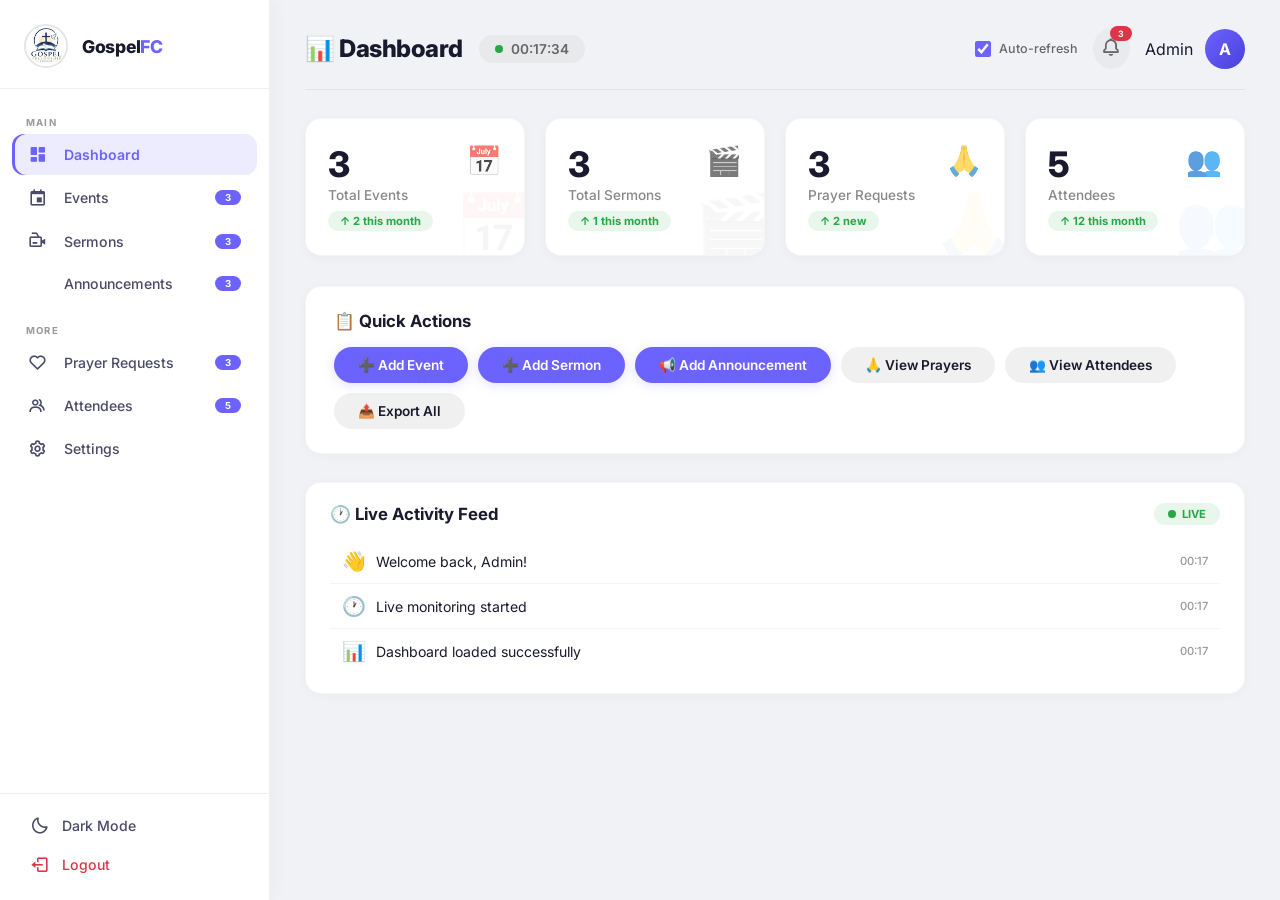
<file: Admin.html>
<!DOCTYPE html>
<html lang="en">
<head>
  <meta charset="UTF-8" />
  <meta name="viewport" content="width=device-width, initial-scale=1.0, maximum-scale=1.0, user-scalable=no, viewport-fit=cover" />
  <title>Admin Dashboard - Gospel Fellowship Church</title>
  <link href='https://unpkg.com/boxicons@2.1.4/css/boxicons.min.css' rel='stylesheet'>
  <link rel="stylesheet" href="https://cdnjs.cloudflare.com/ajax/libs/font-awesome/6.0.0-beta3/css/all.min.css">
  <link href="https://fonts.googleapis.com/css2?family=Inter:wght@300;400;500;600;700;800;900&display=swap" rel="stylesheet">
  <style>
    /* ===== RESET & BASE ===== */
    * {
      margin: 0;
      padding: 0;
      box-sizing: border-box;
      font-family: 'Inter', 'Segoe UI', Roboto, system-ui, sans-serif;
      scrollbar-width: none;
      -ms-overflow-style: none;
    }
    *::-webkit-scrollbar { display: none; }
    
    body {
      background: #f0f2f5;
      color: #1a1a2e;
      overflow: hidden;
      height: 100vh;
      transition: background 0.4s ease, color 0.4s ease;
    }

    /* ===== DARK MODE ===== */
    body.dark-mode {
      background: #0a0a14;
      color: #e8e8f0;
    }

    /* ===== ADMIN LAYOUT ===== */
    .admin-container {
      display: flex;
      height: 100vh;
      width: 100%;
      position: relative;
    }

    /* ===== SIDEBAR ===== */
    .admin-sidebar {
      width: 270px;
      background: #ffffff;
      border-right: 1px solid rgba(0,0,0,0.06);
      padding: 0;
      overflow-y: auto;
      flex-shrink: 0;
      height: 100%;
      transition: background 0.4s ease, border-color 0.4s ease, transform 0.3s ease;
      display: flex;
      flex-direction: column;
      box-shadow: 2px 0 20px rgba(0,0,0,0.04);
      position: relative;
      z-index: 10;
    }
    body.dark-mode .admin-sidebar {
      background: #141424;
      border-right-color: rgba(255,255,255,0.05);
      box-shadow: 2px 0 20px rgba(0,0,0,0.3);
    }

    /* Sidebar Brand */
    .admin-sidebar .admin-brand {
      padding: 24px 24px 20px;
      border-bottom: 1px solid rgba(0,0,0,0.06);
      margin-bottom: 8px;
      display: flex;
      align-items: center;
      gap: 14px;
      transition: border-color 0.3s ease;
    }
    body.dark-mode .admin-sidebar .admin-brand {
      border-bottom-color: rgba(255,255,255,0.06);
    }
    .admin-sidebar .admin-brand img {
      height: 44px;
      width: 44px;
      border-radius: 50%;
      object-fit: cover;
      border: 2px solid rgba(0,0,0,0.1);
      transition: border-color 0.3s ease;
    }
    body.dark-mode .admin-sidebar .admin-brand img {
      border-color: rgba(255,255,255,0.1);
    }
    .admin-sidebar .admin-brand .brand-text {
      font-size: 1.1rem;
      font-weight: 800;
      color: #1a1a2e;
      letter-spacing: -0.3px;
      transition: color 0.3s ease;
    }
    body.dark-mode .admin-sidebar .admin-brand .brand-text {
      color: #e8e8f0;
    }
    .admin-sidebar .admin-brand .brand-text span {
      color: #6c63ff;
    }
    body.dark-mode .admin-sidebar .admin-brand .brand-text span {
      color: #7c73ff;
    }

    /* Sidebar Navigation */
    .admin-sidebar .nav-section {
      flex: 1;
      padding: 8px 12px 12px;
    }
    .admin-sidebar .nav-section .nav-label {
      font-size: 0.6rem;
      text-transform: uppercase;
      letter-spacing: 1.2px;
      color: #999;
      padding: 12px 14px 6px;
      font-weight: 700;
      transition: color 0.3s ease;
    }
    body.dark-mode .admin-sidebar .nav-section .nav-label {
      color: #555;
    }

    .admin-sidebar a {
      display: flex;
      align-items: center;
      gap: 14px;
      padding: 11px 16px;
      color: #4a4a6a;
      text-decoration: none;
      transition: all 0.25s ease;
      font-size: 0.88rem;
      font-weight: 500;
      border-radius: 12px;
      cursor: pointer;
      position: relative;
      margin-bottom: 2px;
    }
    body.dark-mode .admin-sidebar a {
      color: #8888aa;
    }
    .admin-sidebar a:hover {
      background: rgba(108, 99, 255, 0.08);
      color: #1a1a2e;
      transform: translateX(4px);
    }
    body.dark-mode .admin-sidebar a:hover {
      background: rgba(108, 99, 255, 0.12);
      color: #e8e8f0;
    }
    .admin-sidebar a.active {
      background: rgba(108, 99, 255, 0.12);
      color: #6c63ff;
      font-weight: 600;
      box-shadow: inset 3px 0 0 #6c63ff;
    }
    body.dark-mode .admin-sidebar a.active {
      background: rgba(108, 99, 255, 0.18);
      color: #7c73ff;
      box-shadow: inset 3px 0 0 #7c73ff;
    }
    .admin-sidebar a i {
      width: 22px;
      font-size: 1.2rem;
      flex-shrink: 0;
    }
    .admin-sidebar a .badge {
      margin-left: auto;
      background: #6c63ff;
      color: #fff;
      font-size: 0.6rem;
      font-weight: 700;
      padding: 2px 10px;
      border-radius: 20px;
      animation: pulseBadge 2s ease-in-out infinite;
      transition: background 0.3s ease;
    }
    body.dark-mode .admin-sidebar a .badge {
      background: #7c73ff;
    }
    @keyframes pulseBadge {
      0%, 100% { transform: scale(1); }
      50% { transform: scale(1.08); }
    }

    /* Sidebar Footer */
    .admin-sidebar .sidebar-footer {
      border-top: 1px solid rgba(0,0,0,0.06);
      padding: 12px 12px 16px;
      transition: border-color 0.3s ease;
    }
    body.dark-mode .admin-sidebar .sidebar-footer {
      border-top-color: rgba(255,255,255,0.06);
    }
    .admin-sidebar .sidebar-footer button {
      display: flex;
      align-items: center;
      gap: 12px;
      padding: 10px 16px;
      background: none;
      border: none;
      width: 100%;
      font-size: 0.88rem;
      font-weight: 500;
      cursor: pointer;
      transition: all 0.25s ease;
      border-radius: 12px;
      color: #4a4a6a;
    }
    body.dark-mode .admin-sidebar .sidebar-footer button {
      color: #8888aa;
    }
    .admin-sidebar .sidebar-footer button:hover {
      background: rgba(0,0,0,0.04);
      transform: translateX(4px);
    }
    body.dark-mode .admin-sidebar .sidebar-footer button:hover {
      background: rgba(255,255,255,0.04);
    }
    .admin-sidebar .sidebar-footer button i {
      font-size: 1.2rem;
      width: 22px;
    }
    .admin-sidebar .sidebar-footer .logout-btn {
      color: #dc3545;
    }
    .admin-sidebar .sidebar-footer .logout-btn:hover {
      background: rgba(220, 53, 69, 0.08);
    }
    body.dark-mode .admin-sidebar .sidebar-footer .logout-btn:hover {
      background: rgba(220, 53, 69, 0.12);
    }

    /* ===== MOBILE SIDEBAR TOGGLE ===== */
    .sidebar-toggle {
      display: none;
      position: fixed;
      bottom: 20px;
      left: 20px;
      z-index: 100;
      background: #6c63ff;
      color: #fff;
      border: none;
      width: 50px;
      height: 50px;
      border-radius: 50%;
      font-size: 1.5rem;
      cursor: pointer;
      box-shadow: 0 8px 30px rgba(108, 99, 255, 0.4);
      transition: all 0.3s ease;
    }
    .sidebar-toggle:hover {
      transform: scale(1.08);
      box-shadow: 0 8px 40px rgba(108, 99, 255, 0.5);
    }

    /* ===== MAIN CONTENT ===== */
    .admin-content {
      flex: 1;
      padding: 28px 35px 35px;
      overflow-y: auto;
      height: 100%;
      background: #f0f2f5;
      transition: background 0.4s ease;
    }
    body.dark-mode .admin-content {
      background: #0a0a14;
    }

    /* ===== HEADER ===== */
    .admin-header {
      display: flex;
      justify-content: space-between;
      align-items: center;
      padding-bottom: 20px;
      border-bottom: 1px solid rgba(0,0,0,0.06);
      margin-bottom: 28px;
      transition: border-color 0.3s ease;
      flex-wrap: wrap;
      gap: 12px;
    }
    body.dark-mode .admin-header {
      border-bottom-color: rgba(255,255,255,0.06);
    }
    .admin-header .header-left {
      display: flex;
      align-items: center;
      gap: 16px;
      flex-wrap: wrap;
    }
    .admin-header h1 {
      font-size: 1.5rem;
      font-weight: 800;
      color: #1a1a2e;
      transition: color 0.3s ease;
      letter-spacing: -0.5px;
    }
    body.dark-mode .admin-header h1 {
      color: #e8e8f0;
    }
    
    /* ===== LIVE CLOCK ===== */
    .live-clock {
      font-size: 0.85rem;
      color: #666;
      background: rgba(0,0,0,0.04);
      padding: 6px 16px;
      border-radius: 30px;
      display: flex;
      align-items: center;
      gap: 8px;
      font-weight: 600;
      transition: background 0.3s ease, color 0.3s ease;
    }
    body.dark-mode .live-clock {
      background: rgba(255,255,255,0.06);
      color: #aaa;
    }
    .live-clock .clock-dot {
      width: 8px;
      height: 8px;
      border-radius: 50%;
      background: #28a745;
      display: inline-block;
      animation: pulseDot 1.5s ease-in-out infinite;
    }
    @keyframes pulseDot {
      0%, 100% { opacity: 1; transform: scale(1); }
      50% { opacity: 0.3; transform: scale(0.8); }
    }

    /* ===== NOTIFICATION BELL ===== */
    .notification-bell {
      position: relative;
      cursor: pointer;
      font-size: 1.3rem;
      color: #666;
      transition: all 0.3s ease;
      padding: 8px;
      border-radius: 50%;
      background: rgba(0,0,0,0.03);
    }
    .notification-bell:hover {
      background: rgba(108, 99, 255, 0.08);
      color: #6c63ff;
      transform: scale(1.05);
    }
    body.dark-mode .notification-bell {
      color: #888;
      background: rgba(255,255,255,0.03);
    }
    body.dark-mode .notification-bell:hover {
      background: rgba(108, 99, 255, 0.15);
      color: #7c73ff;
    }
    .notification-bell .bell-badge {
      position: absolute;
      top: -2px;
      right: -2px;
      background: #dc3545;
      color: #fff;
      font-size: 0.55rem;
      font-weight: 700;
      padding: 2px 8px;
      border-radius: 20px;
      min-width: 18px;
      text-align: center;
      animation: pulseBadge 2s ease-in-out infinite;
    }
    .notification-bell .bell-badge.zero {
      display: none;
    }

    .admin-header .admin-user {
      display: flex;
      align-items: center;
      gap: 12px;
      color: #1a1a2e;
      transition: color 0.3s ease;
    }
    body.dark-mode .admin-header .admin-user {
      color: #e8e8f0;
    }
    .admin-header .admin-user .avatar {
      width: 40px;
      height: 40px;
      border-radius: 50%;
      background: linear-gradient(135deg, #6c63ff, #4a3fd9);
      color: #ffffff;
      display: flex;
      align-items: center;
      justify-content: center;
      font-weight: 700;
      font-size: 1rem;
      transition: transform 0.3s ease;
    }
    .admin-header .admin-user .avatar:hover {
      transform: scale(1.05);
    }

    /* ===== STATS CARDS ===== */
    .admin-stats {
      display: grid;
      grid-template-columns: repeat(auto-fit, minmax(200px, 1fr));
      gap: 20px;
      margin-bottom: 30px;
    }
    .stat-card {
      background: #ffffff;
      padding: 24px 22px;
      border-radius: 16px;
      border: 1px solid rgba(0,0,0,0.04);
      text-align: left;
      transition: all 0.35s cubic-bezier(0.25, 0.46, 0.45, 0.94);
      cursor: default;
      position: relative;
      overflow: hidden;
      box-shadow: 0 2px 12px rgba(0,0,0,0.03);
    }
    body.dark-mode .stat-card {
      background: #141424;
      border-color: rgba(255,255,255,0.04);
      box-shadow: 0 2px 12px rgba(0,0,0,0.15);
    }
    .stat-card:hover {
      transform: translateY(-6px);
      box-shadow: 0 12px 40px rgba(0,0,0,0.08);
      border-color: rgba(108, 99, 255, 0.2);
    }
    body.dark-mode .stat-card:hover {
      box-shadow: 0 12px 40px rgba(0,0,0,0.3);
      border-color: rgba(108, 99, 255, 0.15);
    }
    .stat-card .stat-top {
      display: flex;
      justify-content: space-between;
      align-items: flex-start;
    }
    .stat-card .stat-icon {
      font-size: 1.8rem;
      opacity: 0.7;
    }
    .stat-card .stat-number {
      font-size: 2.2rem;
      font-weight: 800;
      color: #1a1a2e;
      transition: color 0.3s ease;
      display: inline-block;
      letter-spacing: -0.5px;
    }
    body.dark-mode .stat-card .stat-number {
      color: #e8e8f0;
    }
    .stat-card .stat-number.animated {
      animation: countUp 0.6s ease forwards;
    }
    @keyframes countUp {
      from { opacity: 0; transform: translateY(12px) scale(0.9); }
      to { opacity: 1; transform: translateY(0) scale(1); }
    }
    .stat-card .stat-label {
      font-size: 0.85rem;
      color: #888;
      margin-top: 2px;
      font-weight: 500;
      transition: color 0.3s ease;
    }
    body.dark-mode .stat-card .stat-label {
      color: #666;
    }
    .stat-card .stat-change {
      font-size: 0.7rem;
      margin-top: 8px;
      display: inline-block;
      padding: 3px 12px;
      border-radius: 20px;
      font-weight: 700;
    }
    .stat-card .stat-change.up { color: #28a745; background: rgba(40, 167, 69, 0.1); }
    .stat-card .stat-change.down { color: #dc3545; background: rgba(220, 53, 69, 0.1); }
    body.dark-mode .stat-card .stat-change.up { background: rgba(40, 167, 69, 0.15); }
    body.dark-mode .stat-card .stat-change.down { background: rgba(220, 53, 69, 0.15); }
    .stat-card .stat-bg-icon {
      position: absolute;
      right: -10px;
      bottom: -10px;
      font-size: 4rem;
      opacity: 0.04;
      pointer-events: none;
    }

    /* ===== QUICK ACTIONS ===== */
    .quick-actions {
      background: #ffffff;
      padding: 24px 28px;
      border-radius: 16px;
      border: 1px solid rgba(0,0,0,0.04);
      margin-bottom: 28px;
      transition: background 0.3s ease, border-color 0.3s ease;
      box-shadow: 0 2px 12px rgba(0,0,0,0.03);
    }
    body.dark-mode .quick-actions {
      background: #141424;
      border-color: rgba(255,255,255,0.04);
      box-shadow: 0 2px 12px rgba(0,0,0,0.15);
    }
    .quick-actions h3 {
      color: #1a1a2e;
      margin-bottom: 16px;
      font-size: 1.05rem;
      font-weight: 700;
      transition: color 0.3s ease;
    }
    body.dark-mode .quick-actions h3 {
      color: #e8e8f0;
    }
    .quick-actions .btn-group {
      display: flex;
      flex-wrap: wrap;
      gap: 10px;
    }
    .quick-actions .btn-admin {
      padding: 10px 24px;
      border: none;
      border-radius: 30px;
      font-weight: 600;
      cursor: pointer;
      transition: all 0.3s ease;
      background: #6c63ff;
      color: #ffffff;
      font-size: 0.85rem;
      display: inline-flex;
      align-items: center;
      gap: 8px;
      box-shadow: 0 2px 12px rgba(108, 99, 255, 0.2);
    }
    .quick-actions .btn-admin:hover {
      transform: translateY(-3px) scale(1.02);
      box-shadow: 0 8px 30px rgba(108, 99, 255, 0.35);
    }
    .quick-actions .btn-admin:active {
      transform: scale(0.97);
    }
    .quick-actions .btn-admin.secondary {
      background: rgba(0,0,0,0.06);
      color: #1a1a2e;
      box-shadow: none;
    }
    .quick-actions .btn-admin.secondary:hover {
      background: rgba(0,0,0,0.1);
    }
    body.dark-mode .quick-actions .btn-admin.secondary {
      background: rgba(255,255,255,0.06);
      color: #e8e8f0;
    }
    body.dark-mode .quick-actions .btn-admin.secondary:hover {
      background: rgba(255,255,255,0.1);
    }

    /* ===== LIVE ACTIVITY FEED ===== */
    .activity-feed {
      background: #ffffff;
      padding: 20px 24px;
      border-radius: 16px;
      border: 1px solid rgba(0,0,0,0.04);
      transition: background 0.3s ease, border-color 0.3s ease;
      box-shadow: 0 2px 12px rgba(0,0,0,0.03);
    }
    body.dark-mode .activity-feed {
      background: #141424;
      border-color: rgba(255,255,255,0.04);
      box-shadow: 0 2px 12px rgba(0,0,0,0.15);
    }
    .activity-feed .feed-header {
      display: flex;
      justify-content: space-between;
      align-items: center;
      margin-bottom: 14px;
    }
    .activity-feed .feed-header h3 {
      color: #1a1a2e;
      font-size: 1.05rem;
      font-weight: 700;
      transition: color 0.3s ease;
    }
    body.dark-mode .activity-feed .feed-header h3 {
      color: #e8e8f0;
    }
    .activity-feed .feed-header .live-indicator {
      font-size: 0.7rem;
      color: #28a745;
      font-weight: 700;
      display: flex;
      align-items: center;
      gap: 6px;
      background: rgba(40, 167, 69, 0.1);
      padding: 4px 14px;
      border-radius: 20px;
    }
    .activity-feed .feed-header .live-indicator .dot {
      width: 8px;
      height: 8px;
      border-radius: 50%;
      background: #28a745;
      animation: pulseDot 1.5s ease-in-out infinite;
    }
    .activity-feed .feed-items {
      max-height: 220px;
      overflow-y: auto;
    }
    .activity-feed .feed-item {
      display: flex;
      justify-content: space-between;
      align-items: center;
      padding: 10px 12px;
      border-bottom: 1px solid rgba(0,0,0,0.04);
      transition: all 0.3s ease;
      animation: slideInFeed 0.4s ease;
    }
    body.dark-mode .activity-feed .feed-item {
      border-bottom-color: rgba(255,255,255,0.04);
    }
    .activity-feed .feed-item:last-child {
      border-bottom: none;
    }
    .activity-feed .feed-item:hover {
      background: rgba(108, 99, 255, 0.04);
      border-radius: 8px;
    }
    body.dark-mode .activity-feed .feed-item:hover {
      background: rgba(108, 99, 255, 0.06);
    }
    .activity-feed .feed-item .feed-left {
      display: flex;
      align-items: center;
      gap: 10px;
    }
    .activity-feed .feed-item .feed-icon {
      font-size: 1.2rem;
      flex-shrink: 0;
    }
    .activity-feed .feed-item .feed-text {
      color: #1a1a2e;
      font-size: 0.88rem;
      transition: color 0.3s ease;
    }
    body.dark-mode .activity-feed .feed-item .feed-text {
      color: #e8e8f0;
    }
    .activity-feed .feed-item .feed-time {
      color: #999;
      font-size: 0.7rem;
      flex-shrink: 0;
      margin-left: 15px;
      font-weight: 500;
    }
    body.dark-mode .activity-feed .feed-item .feed-time {
      color: #555;
    }
    .activity-feed .feed-empty {
      text-align: center;
      color: #999;
      padding: 20px;
      font-size: 0.9rem;
    }
    @keyframes slideInFeed {
      from { opacity: 0; transform: translateX(-20px); }
      to { opacity: 1; transform: translateX(0); }
    }

    /* ===== PAGE CONTENT ===== */
    .page-content {
      display: none;
      animation: fadeInPage 0.35s ease;
    }
    .page-content.active {
      display: block;
    }
    @keyframes fadeInPage {
      from { opacity: 0; transform: translateY(12px); }
      to { opacity: 1; transform: translateY(0); }
    }

    /* ===== PAGE TITLE ===== */
    .page-title-section {
      display: flex;
      align-items: center;
      gap: 12px;
      margin-bottom: 20px;
    }
    .page-title-section h3 {
      font-size: 1.3rem;
      font-weight: 700;
      color: #1a1a2e;
      transition: color 0.3s ease;
    }
    body.dark-mode .page-title-section h3 {
      color: #e8e8f0;
    }
    .page-title-section .page-icon {
      font-size: 1.5rem;
    }

    /* ===== ADMIN FORM ===== */
    .admin-form {
      background: #ffffff;
      padding: 24px 28px;
      border-radius: 16px;
      border: 1px solid rgba(0,0,0,0.04);
      margin-bottom: 24px;
      transition: background 0.3s ease, border-color 0.3s ease;
      box-shadow: 0 2px 12px rgba(0,0,0,0.03);
    }
    body.dark-mode .admin-form {
      background: #141424;
      border-color: rgba(255,255,255,0.04);
      box-shadow: 0 2px 12px rgba(0,0,0,0.15);
    }
    .admin-form h4 {
      color: #1a1a2e;
      margin-bottom: 16px;
      font-size: 1rem;
      font-weight: 700;
      transition: color 0.3s ease;
    }
    body.dark-mode .admin-form h4 {
      color: #e8e8f0;
    }
    .admin-form .form-group {
      margin-bottom: 14px;
    }
    .admin-form label {
      display: block;
      font-weight: 600;
      margin-bottom: 5px;
      color: #1a1a2e;
      font-size: 0.85rem;
      transition: color 0.3s ease;
    }
    body.dark-mode .admin-form label {
      color: #e8e8f0;
    }
    .admin-form input,
    .admin-form textarea,
    .admin-form select {
      width: 100%;
      padding: 10px 16px;
      border: 2px solid rgba(0,0,0,0.06);
      border-radius: 12px;
      font-size: 0.92rem;
      transition: all 0.3s ease;
      color: #1a1a2e;
      background: rgba(0,0,0,0.02);
    }
    body.dark-mode .admin-form input,
    body.dark-mode .admin-form textarea,
    body.dark-mode .admin-form select {
      background: rgba(255,255,255,0.04);
      color: #e8e8f0;
      border-color: rgba(255,255,255,0.06);
    }
    .admin-form input:focus,
    .admin-form textarea:focus {
      border-color: #6c63ff;
      outline: none;
      box-shadow: 0 0 0 4px rgba(108, 99, 255, 0.1);
      background: #ffffff;
    }
    body.dark-mode .admin-form input:focus,
    body.dark-mode .admin-form textarea:focus {
      border-color: #7c73ff;
      box-shadow: 0 0 0 4px rgba(108, 99, 255, 0.15);
      background: rgba(255,255,255,0.06);
    }
    .admin-form textarea {
      resize: vertical;
      min-height: 70px;
    }
    .admin-form .form-row {
      display: grid;
      grid-template-columns: 1fr 1fr;
      gap: 16px;
    }
    .admin-form .btn-submit {
      padding: 10px 32px;
      border: none;
      border-radius: 30px;
      font-weight: 700;
      cursor: pointer;
      transition: all 0.3s ease;
      background: #6c63ff;
      color: #ffffff;
      font-size: 0.9rem;
      display: inline-flex;
      align-items: center;
      gap: 8px;
      box-shadow: 0 2px 12px rgba(108, 99, 255, 0.2);
    }
    .admin-form .btn-submit:hover {
      transform: translateY(-2px) scale(1.02);
      box-shadow: 0 8px 30px rgba(108, 99, 255, 0.35);
    }
    .admin-form .btn-submit.secondary {
      background: rgba(0,0,0,0.06);
      color: #1a1a2e;
      box-shadow: none;
    }
    .admin-form .btn-submit.secondary:hover {
      background: rgba(0,0,0,0.1);
    }
    body.dark-mode .admin-form .btn-submit.secondary {
      background: rgba(255,255,255,0.06);
      color: #e8e8f0;
    }
    body.dark-mode .admin-form .btn-submit.secondary:hover {
      background: rgba(255,255,255,0.1);
    }

    /* ===== TABLE ===== */
    .admin-table-wrapper {
      background: #ffffff;
      border-radius: 16px;
      border: 1px solid rgba(0,0,0,0.04);
      overflow: hidden;
      transition: background 0.3s ease, border-color 0.3s ease;
      box-shadow: 0 2px 12px rgba(0,0,0,0.03);
    }
    body.dark-mode .admin-table-wrapper {
      background: #141424;
      border-color: rgba(255,255,255,0.04);
      box-shadow: 0 2px 12px rgba(0,0,0,0.15);
    }
    .admin-table-wrapper table {
      width: 100%;
      border-collapse: collapse;
    }
    .admin-table-wrapper th {
      background: rgba(0,0,0,0.02);
      padding: 14px 18px;
      text-align: left;
      font-weight: 700;
      font-size: 0.8rem;
      text-transform: uppercase;
      letter-spacing: 0.5px;
      color: #666;
      border-bottom: 2px solid rgba(0,0,0,0.04);
      transition: background 0.3s ease, color 0.3s ease, border-color 0.3s ease;
    }
    body.dark-mode .admin-table-wrapper th {
      background: rgba(255,255,255,0.02);
      color: #888;
      border-bottom-color: rgba(255,255,255,0.04);
    }
    .admin-table-wrapper td {
      padding: 12px 18px;
      border-bottom: 1px solid rgba(0,0,0,0.04);
      color: #1a1a2e;
      font-size: 0.9rem;
      transition: border-color 0.3s ease, color 0.3s ease;
    }
    body.dark-mode .admin-table-wrapper td {
      color: #e8e8f0;
      border-bottom-color: rgba(255,255,255,0.04);
    }
    .admin-table-wrapper tr:hover td {
      background: rgba(108, 99, 255, 0.03);
    }
    body.dark-mode .admin-table-wrapper tr:hover td {
      background: rgba(108, 99, 255, 0.05);
    }
    .admin-table-wrapper tr:last-child td {
      border-bottom: none;
    }

    /* ===== TABLE TOOLBAR ===== */
    .table-toolbar {
      display: flex;
      justify-content: space-between;
      align-items: center;
      flex-wrap: wrap;
      gap: 12px;
      margin-bottom: 14px;
    }
    .table-toolbar .search-box {
      display: flex;
      align-items: center;
      gap: 10px;
      background: rgba(0,0,0,0.02);
      padding: 4px 16px;
      border-radius: 30px;
      border: 2px solid rgba(0,0,0,0.04);
      transition: all 0.3s ease;
    }
    body.dark-mode .table-toolbar .search-box {
      background: rgba(255,255,255,0.02);
      border-color: rgba(255,255,255,0.04);
    }
    .table-toolbar .search-box:focus-within {
      border-color: #6c63ff;
      box-shadow: 0 0 0 4px rgba(108, 99, 255, 0.08);
    }
    body.dark-mode .table-toolbar .search-box:focus-within {
      border-color: #7c73ff;
      box-shadow: 0 0 0 4px rgba(108, 99, 255, 0.12);
    }
    .table-toolbar .search-box input {
      border: none;
      background: transparent;
      padding: 8px 0;
      font-size: 0.88rem;
      color: #1a1a2e;
      outline: none;
      width: 180px;
    }
    body.dark-mode .table-toolbar .search-box input {
      color: #e8e8f0;
    }
    .table-toolbar .search-box input::placeholder {
      color: #aaa;
    }
    body.dark-mode .table-toolbar .search-box input::placeholder {
      color: #555;
    }
    .table-toolbar .search-box i {
      color: #aaa;
    }
    .table-toolbar .export-btn {
      padding: 8px 20px;
      border: 2px solid rgba(0,0,0,0.06);
      border-radius: 30px;
      background: transparent;
      cursor: pointer;
      transition: all 0.3s ease;
      font-size: 0.82rem;
      font-weight: 600;
      display: flex;
      align-items: center;
      gap: 6px;
      color: #1a1a2e;
    }
    body.dark-mode .table-toolbar .export-btn {
      border-color: rgba(255,255,255,0.06);
      color: #e8e8f0;
    }
    .table-toolbar .export-btn:hover {
      background: rgba(108, 99, 255, 0.08);
      border-color: #6c63ff;
      transform: translateY(-2px);
    }
    body.dark-mode .table-toolbar .export-btn:hover {
      background: rgba(108, 99, 255, 0.12);
      border-color: #7c73ff;
    }

    /* ===== BUTTONS ===== */
    .btn-admin-sm {
      padding: 4px 14px;
      border: none;
      border-radius: 20px;
      font-size: 0.7rem;
      cursor: pointer;
      transition: all 0.3s ease;
      font-weight: 700;
      margin: 2px;
      letter-spacing: 0.3px;
    }
    .btn-admin-sm.danger { background: rgba(220, 53, 69, 0.1); color: #dc3545; }
    .btn-admin-sm.danger:hover { background: #dc3545; color: #ffffff; transform: scale(1.05); }
    .btn-admin-sm.success { background: rgba(40, 167, 69, 0.1); color: #28a745; }
    .btn-admin-sm.success:hover { background: #28a745; color: #ffffff; transform: scale(1.05); }
    .btn-admin-sm.primary { background: rgba(108, 99, 255, 0.1); color: #6c63ff; }
    .btn-admin-sm.primary:hover { background: #6c63ff; color: #ffffff; transform: scale(1.05); }
    .btn-admin-sm.warning { background: rgba(255, 193, 7, 0.1); color: #ffc107; }
    .btn-admin-sm.warning:hover { background: #ffc107; color: #000000; transform: scale(1.05); }
    .btn-admin-sm.info { background: rgba(23, 162, 184, 0.1); color: #17a2b8; }
    .btn-admin-sm.info:hover { background: #17a2b8; color: #ffffff; transform: scale(1.05); }

    /* ===== AUTO-REFRESH TOGGLE ===== */
    .auto-refresh-toggle {
      display: flex;
      align-items: center;
      gap: 8px;
      font-size: 0.78rem;
      font-weight: 500;
      color: #666;
      cursor: pointer;
      transition: color 0.3s ease;
    }
    body.dark-mode .auto-refresh-toggle {
      color: #888;
    }
    .auto-refresh-toggle input[type="checkbox"] {
      width: 16px;
      height: 16px;
      cursor: pointer;
      accent-color: #6c63ff;
      border-radius: 4px;
    }

    /* ===== TOAST ===== */
    .toast-container {
      position: fixed;
      top: 24px;
      right: 24px;
      z-index: 999999;
      display: flex;
      flex-direction: column;
      gap: 10px;
      max-width: 400px;
    }
    .toast {
      padding: 14px 20px;
      border-radius: 14px;
      color: #ffffff;
      font-weight: 600;
      box-shadow: 0 8px 40px rgba(0,0,0,0.15);
      animation: slideInToast 0.4s cubic-bezier(0.25, 0.46, 0.45, 0.94);
      display: flex;
      align-items: center;
      gap: 12px;
      backdrop-filter: blur(8px);
      border: 1px solid rgba(255,255,255,0.1);
    }
    .toast.success { background: linear-gradient(135deg, #28a745, #20c997); }
    .toast.error { background: linear-gradient(135deg, #dc3545, #e74c3c); }
    .toast.warning { background: linear-gradient(135deg, #ffc107, #fd7e14); color: #000000; }
    .toast.info { background: linear-gradient(135deg, #17a2b8, #6c63ff); }
    .toast .toast-close {
      margin-left: auto;
      cursor: pointer;
      font-size: 1.1rem;
      opacity: 0.7;
      transition: 0.3s;
      background: none;
      border: none;
      color: inherit;
    }
    .toast .toast-close:hover { opacity: 1; transform: scale(1.1); }
    @keyframes slideInToast {
      from { opacity: 0; transform: translateX(80px) scale(0.9); }
      to { opacity: 1; transform: translateX(0) scale(1); }
    }

    /* ===== CONFIRM DIALOG ===== */
    .confirm-dialog-overlay {
      position: fixed;
      top: 0; left: 0; width: 100%; height: 100%;
      background: rgba(0,0,0,0.5);
      backdrop-filter: blur(8px);
      display: none;
      justify-content: center;
      align-items: center;
      z-index: 999998;
      animation: fadeInOverlay 0.3s ease;
    }
    .confirm-dialog-overlay.show { display: flex; }
    @keyframes fadeInOverlay {
      from { opacity: 0; }
      to { opacity: 1; }
    }
    .confirm-dialog {
      background: #ffffff;
      padding: 32px 36px;
      border-radius: 24px;
      max-width: 420px;
      width: 92%;
      text-align: center;
      animation: slideUpBox 0.3s cubic-bezier(0.25, 0.46, 0.45, 0.94);
    }
    body.dark-mode .confirm-dialog {
      background: #1a1a2e;
    }
    @keyframes slideUpBox {
      from { opacity: 0; transform: translateY(30px) scale(0.95); }
      to { opacity: 1; transform: translateY(0) scale(1); }
    }
    .confirm-dialog .confirm-icon {
      font-size: 3rem;
      margin-bottom: 8px;
    }
    .confirm-dialog h3 {
      color: #1a1a2e;
      margin-bottom: 6px;
      font-weight: 800;
    }
    body.dark-mode .confirm-dialog h3 {
      color: #e8e8f0;
    }
    .confirm-dialog p {
      color: #666;
      margin-bottom: 22px;
      font-size: 0.92rem;
    }
    body.dark-mode .confirm-dialog p {
      color: #888;
    }
    .confirm-dialog .confirm-buttons {
      display: flex;
      gap: 12px;
      justify-content: center;
    }
    .confirm-dialog .confirm-buttons button {
      padding: 10px 32px;
      border: none;
      border-radius: 30px;
      font-weight: 700;
      cursor: pointer;
      transition: all 0.3s ease;
      font-size: 0.88rem;
    }
    .confirm-dialog .confirm-buttons .btn-confirm {
      background: #dc3545;
      color: #ffffff;
    }
    .confirm-dialog .confirm-buttons .btn-confirm:hover {
      background: #c82333;
      transform: scale(1.05);
    }
    .confirm-dialog .confirm-buttons .btn-cancel {
      background: rgba(0,0,0,0.06);
      color: #1a1a2e;
    }
    .confirm-dialog .confirm-buttons .btn-cancel:hover {
      background: rgba(0,0,0,0.1);
    }
    body.dark-mode .confirm-dialog .confirm-buttons .btn-cancel {
      background: rgba(255,255,255,0.06);
      color: #e8e8f0;
    }
    body.dark-mode .confirm-dialog .confirm-buttons .btn-cancel:hover {
      background: rgba(255,255,255,0.1);
    }

    /* ========================================== */
    /* ===== RESPONSIVE ===== */
    /* ========================================== */
    @media (max-width: 1024px) {
      .admin-sidebar { width: 230px; }
      .admin-content { padding: 24px 24px 30px; }
    }

    @media (max-width: 768px) {
      .sidebar-toggle {
        display: flex;
        align-items: center;
        justify-content: center;
      }

      .admin-sidebar {
        position: fixed;
        top: 0;
        left: 0;
        transform: translateX(-100%);
        width: 280px;
        height: 100%;
        z-index: 50;
        border-radius: 0 20px 20px 0;
        transition: transform 0.3s cubic-bezier(0.25, 0.46, 0.45, 0.94);
        box-shadow: 4px 0 40px rgba(0,0,0,0.15);
      }
      .admin-sidebar.open {
        transform: translateX(0);
      }
      body.dark-mode .admin-sidebar {
        box-shadow: 4px 0 40px rgba(0,0,0,0.4);
      }

      .admin-sidebar .admin-brand {
        padding: 20px 20px 16px;
      }
      .admin-sidebar .admin-brand img {
        height: 38px;
        width: 38px;
      }
      .admin-sidebar .admin-brand .brand-text {
        font-size: 1rem;
      }
      .admin-sidebar .nav-section {
        padding: 4px 10px 10px;
      }
      .admin-sidebar a {
        padding: 10px 14px;
        font-size: 0.82rem;
        border-radius: 10px;
      }
      .admin-sidebar a .badge {
        font-size: 0.55rem;
        padding: 1px 8px;
      }
      .admin-sidebar .sidebar-footer {
        padding: 10px 10px 14px;
      }
      .admin-sidebar .sidebar-footer button {
        padding: 8px 14px;
        font-size: 0.82rem;
      }

      .admin-content {
        padding: 16px 16px 24px;
        height: auto;
        min-height: calc(100vh - 80px);
      }

      .admin-header {
        flex-direction: column;
        align-items: stretch;
        gap: 10px;
        padding-bottom: 14px;
        margin-bottom: 20px;
      }
      .admin-header .header-left {
        flex-wrap: wrap;
      }
      .admin-header h1 { font-size: 1.2rem; }
      .admin-header .admin-user .avatar {
        width: 34px;
        height: 34px;
        font-size: 0.85rem;
      }

      .admin-stats {
        grid-template-columns: 1fr 1fr;
        gap: 12px;
      }
      .stat-card {
        padding: 16px 16px;
      }
      .stat-card .stat-number {
        font-size: 1.6rem;
      }
      .stat-card .stat-icon {
        font-size: 1.4rem;
      }
      .stat-card .stat-bg-icon {
        font-size: 2.5rem;
      }

      .quick-actions {
        padding: 18px 20px;
      }
      .quick-actions .btn-group {
        flex-direction: column;
      }
      .quick-actions .btn-admin {
        width: 100%;
        justify-content: center;
      }

      .activity-feed {
        padding: 16px 18px;
      }
      .activity-feed .feed-item {
        flex-wrap: wrap;
        gap: 4px;
      }
      .activity-feed .feed-item .feed-time {
        margin-left: 34px;
      }

      .admin-form {
        padding: 18px 18px;
      }
      .admin-form .form-row {
        grid-template-columns: 1fr;
        gap: 0;
      }
      .admin-form .btn-submit {
        width: 100%;
        justify-content: center;
      }

      .admin-table-wrapper {
        overflow-x: auto;
      }
      .admin-table-wrapper table {
        font-size: 0.78rem;
        min-width: 600px;
      }
      .admin-table-wrapper th,
      .admin-table-wrapper td {
        padding: 8px 12px;
      }

      .table-toolbar {
        flex-direction: column;
        align-items: stretch;
      }
      .table-toolbar .search-box input {
        width: 100%;
      }
      .table-toolbar .export-btn {
        justify-content: center;
      }

      .live-clock {
        font-size: 0.7rem;
        padding: 4px 12px;
      }
      .notification-bell {
        font-size: 1.1rem;
        padding: 6px;
      }

      .toast-container {
        top: 16px;
        right: 16px;
        left: 16px;
        max-width: 100%;
      }
      .toast {
        font-size: 0.85rem;
        padding: 12px 16px;
      }

      .page-title-section h3 {
        font-size: 1.1rem;
      }
    }

    @media (max-width: 480px) {
      .admin-stats {
        grid-template-columns: 1fr 1fr;
        gap: 8px;
      }
      .stat-card {
        padding: 12px 12px;
      }
      .stat-card .stat-number {
        font-size: 1.3rem;
      }
      .stat-card .stat-label {
        font-size: 0.7rem;
      }
      .stat-card .stat-change {
        font-size: 0.6rem;
        padding: 2px 8px;
      }
      .stat-card .stat-icon {
        font-size: 1.2rem;
      }

      .admin-content {
        padding: 12px 12px 20px;
      }
      .admin-header h1 {
        font-size: 1rem;
      }
      .admin-header .admin-user span {
        display: none;
      }

      .confirm-dialog {
        padding: 24px 20px;
      }
      .confirm-dialog .confirm-buttons {
        flex-direction: column;
      }
      .confirm-dialog .confirm-buttons button {
        width: 100%;
      }
    }

    /* ===== SIDEBAR OVERLAY ===== */
    .sidebar-overlay {
      display: none;
      position: fixed;
      top: 0;
      left: 0;
      width: 100%;
      height: 100%;
      background: rgba(0,0,0,0.3);
      z-index: 40;
      backdrop-filter: blur(4px);
      transition: opacity 0.3s ease;
    }
    .sidebar-overlay.show {
      display: block;
    }
  </style>
</head>
<body>

<!-- ===== TOAST CONTAINER ===== -->
<div class="toast-container" id="toastContainer"></div>

<!-- ===== CONFIRM DIALOG ===== -->
<div class="confirm-dialog-overlay" id="confirmDialog">
  <div class="confirm-dialog">
    <div class="confirm-icon">⚠️</div>
    <h3 id="confirmTitle">Are you sure?</h3>
    <p id="confirmMessage">This action cannot be undone.</p>
    <div class="confirm-buttons">
      <button class="btn-cancel" onclick="closeConfirm()">Cancel</button>
      <button class="btn-confirm" id="confirmBtn">Delete</button>
    </div>
  </div>
</div>

<!-- ===== SIDEBAR OVERLAY (Mobile) ===== -->
<div class="sidebar-overlay" id="sidebarOverlay" onclick="toggleSidebar()"></div>

<!-- ===== SIDEBAR TOGGLE BUTTON (Mobile) ===== -->
<button class="sidebar-toggle" id="sidebarToggle" onclick="toggleSidebar()">
  <i class='bx bx-menu'></i>
</button>

<!-- ===== ADMIN LAYOUT ===== -->
<div class="admin-container">

  <!-- ===== SIDEBAR ===== -->
  <aside class="admin-sidebar" id="adminSidebar">
    <div class="admin-brand">
      <img src="Gospel.jpg" alt="Logo" onerror="this.src='Gospel.jpg'">
      <div class="brand-text">Gospel<span>FC</span></div>
    </div>

    <nav class="nav-section">
      <div class="nav-label">Main</div>
      <a class="active" data-page="dashboard" onclick="showPage('dashboard')">
        <i class='bx bxs-dashboard'></i> Dashboard
      </a>
      <a data-page="events" onclick="showPage('events')">
        <i class='bx bx-calendar-event'></i> Events
        <span class="badge" id="eventBadge">6</span>
      </a>
      <a data-page="sermons" onclick="showPage('sermons')">
        <i class='bx bx-video-recording'></i> Sermons
        <span class="badge" id="sermonBadge">3</span>
      </a>
      <a data-page="announcements" onclick="showPage('announcements')">
        <i class='bx bx-bullhorn'></i> Announcements
        <span class="badge" id="announceBadge">3</span>
      </a>
      <div class="nav-label" style="margin-top:10px;">More</div>
      <a data-page="prayers" onclick="showPage('prayers')">
        <i class='bx bx-heart'></i> Prayer Requests
        <span class="badge" id="prayerBadge">3</span>
      </a>
      <a data-page="attendees" onclick="showPage('attendees')">
        <i class='bx bx-group'></i> Attendees
        <span class="badge" id="attendeeBadge">5</span>
      </a>
      <a data-page="settings" onclick="showPage('settings')">
        <i class='bx bx-cog'></i> Settings
      </a>
    </nav>

    <div class="sidebar-footer">
      <button onclick="toggleAdminTheme()">
        <i class='bx bx-moon' id="adminThemeIcon"></i>
        <span id="adminThemeText">Dark Mode</span>
      </button>
      <button class="logout-btn" onclick="logoutAdmin()">
        <i class='bx bx-log-out'></i> Logout
      </button>
    </div>
  </aside>

  <!-- ===== MAIN CONTENT ===== -->
  <main class="admin-content">

    <!-- ===== HEADER ===== -->
    <div class="admin-header">
      <div class="header-left">
        <h1 id="pageTitle">📊 Dashboard</h1>
        <div class="live-clock">
          <span class="clock-dot"></span>
          <span id="liveClock">00:00:00</span>
        </div>
      </div>
      <div style="display:flex;align-items:center;gap:15px;flex-wrap:wrap;">
        <label class="auto-refresh-toggle">
          <input type="checkbox" id="autoRefreshToggle" checked onchange="toggleAutoRefresh()">
          <span>Auto-refresh</span>
        </label>
        <div class="notification-bell" onclick="showNotifications()" title="Notifications">
          <i class='bx bx-bell'></i>
          <span class="bell-badge" id="bellBadge">3</span>
        </div>
        <div class="admin-user">
          <span>Admin</span>
          <div class="avatar">A</div>
        </div>
      </div>
    </div>

    <!-- ========================================== -->
    <!-- ===== PAGE: DASHBOARD ===== -->
    <!-- ========================================== -->
    <div class="page-content active" id="page-dashboard">
      <div class="admin-stats">
        <div class="stat-card">
          <div class="stat-top">
            <div>
              <div class="stat-number animated" id="statEvents">6</div>
              <div class="stat-label">Total Events</div>
            </div>
            <div class="stat-icon">📅</div>
          </div>
          <span class="stat-change up">↑ 2 this month</span>
          <div class="stat-bg-icon">📅</div>
        </div>
        <div class="stat-card">
          <div class="stat-top">
            <div>
              <div class="stat-number animated" id="statSermons">3</div>
              <div class="stat-label">Total Sermons</div>
            </div>
            <div class="stat-icon">🎬</div>
          </div>
          <span class="stat-change up">↑ 1 this month</span>
          <div class="stat-bg-icon">🎬</div>
        </div>
        <div class="stat-card">
          <div class="stat-top">
            <div>
              <div class="stat-number animated" id="statPrayers">3</div>
              <div class="stat-label">Prayer Requests</div>
            </div>
            <div class="stat-icon">🙏</div>
          </div>
          <span class="stat-change up">↑ 2 new</span>
          <div class="stat-bg-icon">🙏</div>
        </div>
        <div class="stat-card">
          <div class="stat-top">
            <div>
              <div class="stat-number animated" id="statAttendees">127</div>
              <div class="stat-label">Attendees</div>
            </div>
            <div class="stat-icon">👥</div>
          </div>
          <span class="stat-change up">↑ 12 this month</span>
          <div class="stat-bg-icon">👥</div>
        </div>
      </div>

      <div class="quick-actions">
        <h3>📋 Quick Actions</h3>
        <div class="btn-group">
          <button class="btn-admin" onclick="showPage('events')">➕ Add Event</button>
          <button class="btn-admin" onclick="showPage('sermons')">➕ Add Sermon</button>
          <button class="btn-admin" onclick="showPage('announcements')">📢 Add Announcement</button>
          <button class="btn-admin secondary" onclick="showPage('prayers')">🙏 View Prayers</button>
          <button class="btn-admin secondary" onclick="showPage('attendees')">👥 View Attendees</button>
          <button class="btn-admin secondary" onclick="exportData()">📤 Export All</button>
        </div>
      </div>

      <!-- ===== LIVE ACTIVITY FEED ===== -->
      <div class="activity-feed">
        <div class="feed-header">
          <h3>🕐 Live Activity Feed</h3>
          <span class="live-indicator">
            <span class="dot"></span> LIVE
          </span>
        </div>
        <div class="feed-items" id="activityFeed">
          <!-- Activities will be added here dynamically -->
        </div>
      </div>
    </div>

    <!-- ========================================== -->
    <!-- ===== PAGE: EVENTS ===== -->
    <!-- ========================================== -->
    <div class="page-content" id="page-events">
      <div class="page-title-section">
        <span class="page-icon">📅</span>
        <h3>Manage Events</h3>
      </div>

      <div class="admin-form">
        <h4>➕ Add New Event</h4>
        <form onsubmit="addEvent(event)">
          <div class="form-row">
            <div class="form-group">
              <label>Event Title *</label>
              <input type="text" id="eventTitle" placeholder="e.g. Sunday Service" required>
            </div>
            <div class="form-group">
              <label>Date/Time *</label>
              <input type="text" id="eventDate" placeholder="e.g. Every Sunday • 8:30 AM" required>
            </div>
          </div>
          <div class="form-group">
            <label>Description</label>
            <textarea id="eventDesc" placeholder="Event description" rows="2"></textarea>
          </div>
          <div class="form-group">
            <label>Tag *</label>
            <input type="text" id="eventTag" placeholder="e.g. ⛪ Sunday Service" required>
          </div>
          <div style="display:flex;gap:10px;flex-wrap:wrap;">
            <button type="submit" class="btn-submit">➕ Add Event</button>
            <button type="reset" class="btn-submit secondary">↺ Clear</button>
          </div>
        </form>
      </div>

      <div class="table-toolbar">
        <div class="search-box">
          <i class='bx bx-search'></i>
          <input type="text" id="eventSearch" placeholder="Search events..." oninput="filterTable('eventsTableBody', this.value)">
        </div>
        <button class="export-btn" onclick="exportTable('eventsTableBody', 'Events')">
          <i class='bx bx-download'></i> Export CSV
        </button>
      </div>

      <div class="admin-table-wrapper">
        <table>
          <thead>
            <tr><th>Title</th><th>Date</th><th>Tag</th><th>Actions</th></tr>
          </thead>
          <tbody id="eventsTableBody">
            <tr>
              <td>Sunday Service</td>
              <td>Every Sunday • 8:30 AM</td>
              <td>⛪ Sunday Service</td>
              <td>
                <button class="btn-admin-sm primary" onclick="editItem(this, 'Event')">✏️ Edit</button>
                <button class="btn-admin-sm danger" onclick="confirmDelete(this, 'Event')">🗑️ Delete</button>
              </td>
            </tr>
            <tr>
              <td>Worship Night</td>
              <td>Every Friday • 7:00 PM</td>
              <td>🎵 Worship</td>
              <td>
                <button class="btn-admin-sm primary" onclick="editItem(this, 'Event')">✏️ Edit</button>
                <button class="btn-admin-sm danger" onclick="confirmDelete(this, 'Event')">🗑️ Delete</button>
              </td>
            </tr>
            <tr>
              <td>Prayer Meeting</td>
              <td>Every Monday • 7:00 PM</td>
              <td>🙏 Prayer</td>
              <td>
                <button class="btn-admin-sm primary" onclick="editItem(this, 'Event')">✏️ Edit</button>
                <button class="btn-admin-sm danger" onclick="confirmDelete(this, 'Event')">🗑️ Delete</button>
              </td>
            </tr>
          </tbody>
        </table>
      </div>
    </div>

    <!-- ========================================== -->
    <!-- ===== PAGE: SERMONS ===== -->
    <!-- ========================================== -->
    <div class="page-content" id="page-sermons">
      <div class="page-title-section">
        <span class="page-icon">🎬</span>
        <h3>Manage Sermons</h3>
      </div>

      <div class="admin-form">
        <h4>➕ Add New Sermon</h4>
        <form onsubmit="addSermon(event)">
          <div class="form-row">
            <div class="form-group">
              <label>Sermon Title *</label>
              <input type="text" id="sermonTitle" placeholder="e.g. Obedience Over Sacrifice" required>
            </div>
            <div class="form-group">
              <label>Date *</label>
              <input type="text" id="sermonDate" placeholder="e.g. July 12, 2026" required>
            </div>
          </div>
          <div class="form-row">
            <div class="form-group">
              <label>Verse *</label>
              <input type="text" id="sermonVerse" placeholder="e.g. To obey is better than sacrifice" required>
            </div>
            <div class="form-group">
              <label>Verse Reference</label>
              <input type="text" id="sermonVerseRef" placeholder="e.g. 1 Samuel 15:22">
            </div>
          </div>
          <div class="form-group">
            <label>YouTube / Video URL</label>
            <input type="url" id="sermonUrl" placeholder="https://www.youtube.com/watch?v=...">
          </div>
          <div style="display:flex;gap:10px;flex-wrap:wrap;">
            <button type="submit" class="btn-submit">➕ Add Sermon</button>
            <button type="reset" class="btn-submit secondary">↺ Clear</button>
          </div>
        </form>
      </div>

      <div class="table-toolbar">
        <div class="search-box">
          <i class='bx bx-search'></i>
          <input type="text" id="sermonSearch" placeholder="Search sermons..." oninput="filterTable('sermonsTableBody', this.value)">
        </div>
        <button class="export-btn" onclick="exportTable('sermonsTableBody', 'Sermons')">
          <i class='bx bx-download'></i> Export CSV
        </button>
      </div>

      <div class="admin-table-wrapper">
        <table>
          <thead>
            <tr><th>Title</th><th>Date</th><th>Verse</th><th>Actions</th></tr>
          </thead>
          <tbody id="sermonsTableBody">
            <tr>
              <td>Obedience Over Sacrifice</td>
              <td>July 12, 2026</td>
              <td>1 Samuel 15:22</td>
              <td>
                <button class="btn-admin-sm primary" onclick="editItem(this, 'Sermon')">✏️ Edit</button>
                <button class="btn-admin-sm danger" onclick="confirmDelete(this, 'Sermon')">🗑️ Delete</button>
              </td>
            </tr>
            <tr>
              <td>A New Song</td>
              <td>July 17, 2026</td>
              <td>Psalm 96:1</td>
              <td>
                <button class="btn-admin-sm primary" onclick="editItem(this, 'Sermon')">✏️ Edit</button>
                <button class="btn-admin-sm danger" onclick="confirmDelete(this, 'Sermon')">🗑️ Delete</button>
              </td>
            </tr>
            <tr>
              <td>Light to My Path</td>
              <td>July 16, 2026</td>
              <td>Psalm 119:105</td>
              <td>
                <button class="btn-admin-sm primary" onclick="editItem(this, 'Sermon')">✏️ Edit</button>
                <button class="btn-admin-sm danger" onclick="confirmDelete(this, 'Sermon')">🗑️ Delete</button>
              </td>
            </tr>
          </tbody>
        </table>
      </div>
    </div>

    <!-- ========================================== -->
    <!-- ===== PAGE: ANNOUNCEMENTS ===== -->
    <!-- ========================================== -->
    <div class="page-content" id="page-announcements">
      <div class="page-title-section">
        <span class="page-icon">📢</span>
        <h3>Manage Announcements</h3>
      </div>

      <div class="admin-form">
        <h4>➕ Add New Announcement</h4>
        <form onsubmit="addAnnouncement(event)">
          <div class="form-group">
            <label>Title *</label>
            <input type="text" id="announceTitle" placeholder="e.g. Baptismal Service" required>
          </div>
          <div class="form-group">
            <label>Details *</label>
            <input type="text" id="announceDetails" placeholder="e.g. July 21, 2026 • 8:30 AM" required>
          </div>
          <div style="display:flex;gap:10px;flex-wrap:wrap;">
            <button type="submit" class="btn-submit">📢 Add Announcement</button>
            <button type="reset" class="btn-submit secondary">↺ Clear</button>
          </div>
        </form>
      </div>

      <div class="table-toolbar">
        <div class="search-box">
          <i class='bx bx-search'></i>
          <input type="text" id="announceSearch" placeholder="Search announcements..." oninput="filterTable('announcementsTableBody', this.value)">
        </div>
        <button class="export-btn" onclick="exportTable('announcementsTableBody', 'Announcements')">
          <i class='bx bx-download'></i> Export CSV
        </button>
      </div>

      <div class="admin-table-wrapper">
        <table>
          <thead>
            <tr><th>Title</th><th>Details</th><th>Actions</th></tr>
          </thead>
          <tbody id="announcementsTableBody">
            <tr>
              <td>🔥 Next Sunday: Baptismal Service</td>
              <td>July 21, 2026 • 8:30 AM</td>
              <td>
                <button class="btn-admin-sm primary" onclick="editItem(this, 'Announcement')">✏️ Edit</button>
                <button class="btn-admin-sm danger" onclick="confirmDelete(this, 'Announcement')">🗑️ Delete</button>
              </td>
            </tr>
            <tr>
              <td>🌱 Youth Camp 2026</td>
              <td>July 20-22, 2026</td>
              <td>
                <button class="btn-admin-sm primary" onclick="editItem(this, 'Announcement')">✏️ Edit</button>
                <button class="btn-admin-sm danger" onclick="confirmDelete(this, 'Announcement')">🗑️ Delete</button>
              </td>
            </tr>
            <tr>
              <td>🎵 Worship Night Special</td>
              <td>July 24, 2026 • 7:00 PM</td>
              <td>
                <button class="btn-admin-sm primary" onclick="editItem(this, 'Announcement')">✏️ Edit</button>
                <button class="btn-admin-sm danger" onclick="confirmDelete(this, 'Announcement')">🗑️ Delete</button>
              </td>
            </tr>
          </tbody>
        </table>
      </div>
    </div>

    <!-- ========================================== -->
    <!-- ===== PAGE: PRAYER REQUESTS ===== -->
    <!-- ========================================== -->
    <div class="page-content" id="page-prayers">
      <div class="page-title-section">
        <span class="page-icon">🙏</span>
        <h3>Prayer Requests</h3>
      </div>

      <div class="table-toolbar">
        <div class="search-box">
          <i class='bx bx-search'></i>
          <input type="text" id="prayerSearch" placeholder="Search prayers..." oninput="filterTable('prayersTableBody', this.value)">
        </div>
        <button class="export-btn" onclick="exportTable('prayersTableBody', 'Prayers')">
          <i class='bx bx-download'></i> Export CSV
        </button>
      </div>

      <div class="admin-table-wrapper">
        <table>
          <thead>
            <tr><th>Name</th><th>Request</th><th>Date</th><th>Status</th><th>Actions</th></tr>
          </thead>
          <tbody id="prayersTableBody">
            <tr>
              <td>Anonymous</td>
              <td>Pray for my family's health and protection.</td>
              <td>2 days ago</td>
              <td><span style="color:#28a745;font-weight:600;">✅ Approved</span></td>
              <td>
                <button class="btn-admin-sm danger" onclick="confirmDelete(this, 'Prayer')">🗑️ Delete</button>
              </td>
            </tr>
            <tr>
              <td>Bro. Mark</td>
              <td>Pray for the upcoming Youth Camp, that many souls will be saved.</td>
              <td>3 days ago</td>
              <td><span style="color:#ffc107;font-weight:600;">⏳ Pending</span></td>
              <td>
                <button class="btn-admin-sm success" onclick="approvePrayer(this)">✅ Approve</button>
                <button class="btn-admin-sm danger" onclick="confirmDelete(this, 'Prayer')">🗑️ Delete</button>
              </td>
            </tr>
            <tr>
              <td>Sis. Grace</td>
              <td>Healing for my mother who is in the hospital.</td>
              <td>5 days ago</td>
              <td><span style="color:#28a745;font-weight:600;">✅ Approved</span></td>
              <td>
                <button class="btn-admin-sm danger" onclick="confirmDelete(this, 'Prayer')">🗑️ Delete</button>
              </td>
            </tr>
          </tbody>
        </table>
      </div>
    </div>

    <!-- ========================================== -->
    <!-- ===== PAGE: ATTENDEES ===== -->
    <!-- ========================================== -->
    <div class="page-content" id="page-attendees">
      <div class="page-title-section">
        <span class="page-icon">👥</span>
        <h3>Attendees</h3>
      </div>

      <div class="admin-form">
        <h4>➕ Add New Attendee</h4>
        <form onsubmit="addAttendee(event)">
          <div class="form-row">
            <div class="form-group">
              <label>Full Name *</label>
              <input type="text" id="attendeeName" placeholder="Full Name" required>
            </div>
            <div class="form-group">
              <label>Facebook Name</label>
              <input type="text" id="attendeeFb" placeholder="Facebook Name">
            </div>
          </div>
          <div class="form-row">
            <div class="form-group">
              <label>Contact</label>
              <input type="text" id="attendeeContact" placeholder="Contact Number">
            </div>
            <div class="form-group">
              <label>Age</label>
              <input type="number" id="attendeeAge" placeholder="Age">
            </div>
          </div>
          <div style="display:flex;gap:10px;flex-wrap:wrap;">
            <button type="submit" class="btn-submit">➕ Add Attendee</button>
            <button type="reset" class="btn-submit secondary">↺ Clear</button>
          </div>
        </form>
      </div>

      <div class="table-toolbar">
        <div class="search-box">
          <i class='bx bx-search'></i>
          <input type="text" id="attendeeSearch" placeholder="Search attendees..." oninput="filterTable('attendeesTableBody', this.value)">
        </div>
        <button class="export-btn" onclick="exportTable('attendeesTableBody', 'Attendees')">
          <i class='bx bx-download'></i> Export CSV
        </button>
      </div>

      <div class="admin-table-wrapper">
        <table>
          <thead>
            <tr><th>Name</th><th>Facebook</th><th>Contact</th><th>Age</th><th>Actions</th></tr>
          </thead>
          <tbody id="attendeesTableBody">
            <tr>
              <td>Juan Dela Cruz</td>
              <td>Juan DC</td>
              <td>0912-345-6789</td>
              <td>28</td>
              <td>
                <button class="btn-admin-sm primary" onclick="editItem(this, 'Attendee')">✏️ Edit</button>
                <button class="btn-admin-sm danger" onclick="confirmDelete(this, 'Attendee')">🗑️ Delete</button>
              </td>
            </tr>
            <tr>
              <td>Maria Santos</td>
              <td>Maria S</td>
              <td>0913-456-7890</td>
              <td>34</td>
              <td>
                <button class="btn-admin-sm primary" onclick="editItem(this, 'Attendee')">✏️ Edit</button>
                <button class="btn-admin-sm danger" onclick="confirmDelete(this, 'Attendee')">🗑️ Delete</button>
              </td>
            </tr>
            <tr>
              <td>Ana Reyes</td>
              <td>Ana R</td>
              <td>0914-567-8901</td>
              <td>22</td>
              <td>
                <button class="btn-admin-sm primary" onclick="editItem(this, 'Attendee')">✏️ Edit</button>
                <button class="btn-admin-sm danger" onclick="confirmDelete(this, 'Attendee')">🗑️ Delete</button>
              </td>
            </tr>
            <tr>
              <td>Mark Johnson</td>
              <td>Mark J</td>
              <td>0915-678-9012</td>
              <td>41</td>
              <td>
                <button class="btn-admin-sm primary" onclick="editItem(this, 'Attendee')">✏️ Edit</button>
                <button class="btn-admin-sm danger" onclick="confirmDelete(this, 'Attendee')">🗑️ Delete</button>
              </td>
            </tr>
            <tr>
              <td>Grace Lee</td>
              <td>Grace L</td>
              <td>0916-789-0123</td>
              <td>19</td>
              <td>
                <button class="btn-admin-sm primary" onclick="editItem(this, 'Attendee')">✏️ Edit</button>
                <button class="btn-admin-sm danger" onclick="confirmDelete(this, 'Attendee')">🗑️ Delete</button>
              </td>
            </tr>
          </tbody>
        </table>
      </div>
      <div style="margin-top:12px;text-align:right;color:#888;font-size:0.85rem;font-weight:500;">
        Total: <strong id="totalAttendeesDisplay">5</strong> attendees
      </div>
    </div>

    <!-- ========================================== -->
    <!-- ===== PAGE: SETTINGS ===== -->
    <!-- ========================================== -->
    <div class="page-content" id="page-settings">
      <div class="page-title-section">
        <span class="page-icon">⚙️</span>
        <h3>Settings</h3>
      </div>

      <div class="admin-form">
        <form onsubmit="saveSettings(event)">
          <div class="form-group">
            <label>Church Name</label>
            <input type="text" id="settingsChurchName" value="Gospel Fellowship Church">
          </div>
          <div class="form-row">
            <div class="form-group">
              <label>Email</label>
              <input type="email" id="settingsEmail" value="gospelfellowshipchurch0923@gmail.com">
            </div>
            <div class="form-group">
              <label>Phone</label>
              <input type="text" id="settingsPhone" value="123-456-7890">
            </div>
          </div>
          <div class="form-group">
            <label>Address</label>
            <input type="text" id="settingsAddress" value="008 National Road SF. 2 Purok 1, Limay, Bataan">
          </div>
          <div class="form-group">
            <label>Facebook Page URL</label>
            <input type="url" id="settingsFacebook" value="https://www.facebook.com/profile.php?id=61590579395623">
          </div>
          <div style="display:flex;gap:10px;flex-wrap:wrap;">
            <button type="submit" class="btn-submit">💾 Save Settings</button>
            <button type="reset" class="btn-submit secondary">↺ Reset</button>
          </div>
        </form>
      </div>

      <div style="margin-top:20px;padding:20px;background:rgba(255,193,7,0.1);border-radius:16px;border:1px solid rgba(255,193,7,0.2);">
        <h4 style="color:#856404;">🔐 Admin Credentials</h4>
        <p style="color:#856404;font-size:0.9rem;">Username: <strong>admin</strong> | Password: <strong>admin123</strong></p>
        <p style="color:#856404;font-size:0.8rem;opacity:0.7;">Access by clicking the logo 5 times on the main website.</p>
      </div>

      <div style="margin-top:15px;padding:20px;background:rgba(0,0,0,0.02);border-radius:16px;border:1px solid rgba(0,0,0,0.04);transition:background 0.3s ease,border-color 0.3s ease;">
        <h4 style="color:#1a1a2e;transition:color 0.3s ease;">📊 Database Info</h4>
        <div style="font-size:0.9rem;color:#666;transition:color 0.3s ease;display:grid;grid-template-columns:1fr 1fr;gap:8px;margin-top:8px;">
          <p>Total Events: <strong id="dbEvents">6</strong></p>
          <p>Total Sermons: <strong id="dbSermons">3</strong></p>
          <p>Total Announcements: <strong id="dbAnnouncements">3</strong></p>
          <p>Total Prayers: <strong id="dbPrayers">3</strong></p>
          <p>Total Attendees: <strong id="dbAttendees">5</strong></p>
        </div>
      </div>
    </div>

  </main>
</div>

<!-- ========================================== -->
<!-- ===== SCRIPTS ===== -->
<!-- ========================================== -->
<script>
  (function() {
    'use strict';

    // ============================================
    // SIDEBAR TOGGLE (Mobile)
    // ============================================
    window.toggleSidebar = function() {
      const sidebar = document.getElementById('adminSidebar');
      const overlay = document.getElementById('sidebarOverlay');
      const toggle = document.getElementById('sidebarToggle');
      
      sidebar.classList.toggle('open');
      overlay.classList.toggle('show');
      
      if (sidebar.classList.contains('open')) {
        toggle.innerHTML = '<i class="bx bx-x"></i>';
      } else {
        toggle.innerHTML = '<i class="bx bx-menu"></i>';
      }
    };

    // Close sidebar on overlay click
    document.getElementById('sidebarOverlay')?.addEventListener('click', function() {
      if (window.innerWidth <= 768) {
        toggleSidebar();
      }
    });

    // Close sidebar on escape key
    document.addEventListener('keydown', function(e) {
      if (e.key === 'Escape' && window.innerWidth <= 768) {
        const sidebar = document.getElementById('adminSidebar');
        if (sidebar.classList.contains('open')) {
          toggleSidebar();
        }
      }
    });

    // ============================================
    // LIVE CLOCK
    // ============================================
    function updateClock() {
      const now = new Date();
      const time = now.toLocaleTimeString('en-US', { 
        hour12: false,
        hour: '2-digit',
        minute: '2-digit',
        second: '2-digit'
      });
      document.getElementById('liveClock').textContent = time;
    }
    updateClock();
    setInterval(updateClock, 1000);

    // ============================================
    // LIVE ACTIVITY FEED
    // ============================================
    const activityMessages = [
      { icon: '📅', text: 'New event "Sunday Service" was added' },
      { icon: '🙏', text: 'New prayer request from Anonymous' },
      { icon: '👤', text: 'New attendee "Juan Dela Cruz" registered' },
      { icon: '📢', text: 'New announcement posted: "Baptismal Service"' },
      { icon: '🎬', text: 'New sermon "Obedience Over Sacrifice" added' },
      { icon: '✅', text: 'Prayer request from Bro. Mark was approved' },
      { icon: '👥', text: 'Total attendees reached 127 members' },
      { icon: '📊', text: 'Dashboard stats updated' },
      { icon: '🔄', text: 'System auto-refresh completed' },
      { icon: '💾', text: 'Settings were saved successfully' }
    ];

    let activityCount = 0;
    let isAutoRefresh = true;

    function addActivity(message) {
      const feed = document.getElementById('activityFeed');
      const item = document.createElement('div');
      item.className = 'feed-item';
      
      const time = new Date().toLocaleTimeString('en-US', { 
        hour12: false,
        hour: '2-digit',
        minute: '2-digit'
      });
      
      item.innerHTML = `
        <div class="feed-left">
          <span class="feed-icon">${message.icon}</span>
          <span class="feed-text">${message.text}</span>
        </div>
        <span class="feed-time">${time}</span>
      `;
      
      feed.prepend(item);
      activityCount++;
      
      while (feed.children.length > 20) {
        feed.removeChild(feed.lastChild);
      }
      
      updateBellBadge();
    }

    function generateRandomActivity() {
      const random = activityMessages[Math.floor(Math.random() * activityMessages.length)];
      addActivity(random);
    }

    const initialActivities = [
      { icon: '📊', text: 'Dashboard loaded successfully' },
      { icon: '🕐', text: 'Live monitoring started' },
      { icon: '👋', text: 'Welcome back, Admin!' }
    ];
    initialActivities.forEach(msg => addActivity(msg));

    let activityInterval = setInterval(generateRandomActivity, 8000);

    // ============================================
    // AUTO-REFRESH TOGGLE
    // ============================================
    window.toggleAutoRefresh = function() {
      const checkbox = document.getElementById('autoRefreshToggle');
      isAutoRefresh = checkbox.checked;
      
      if (isAutoRefresh) {
        activityInterval = setInterval(generateRandomActivity, 8000);
        showToast('🔄 Auto-refresh enabled', 'info');
      } else {
        clearInterval(activityInterval);
        showToast('⏸️ Auto-refresh paused', 'warning');
      }
    };

    // ============================================
    // NOTIFICATION BELL
    // ============================================
    function updateBellBadge() {
      const badge = document.getElementById('bellBadge');
      const count = document.querySelectorAll('#activityFeed .feed-item').length;
      badge.textContent = count;
      if (count === 0) {
        badge.classList.add('zero');
      } else {
        badge.classList.remove('zero');
      }
    }

    window.showNotifications = function() {
      const feed = document.getElementById('activityFeed');
      const count = feed.children.length;
      showToast(`📬 You have ${count} activity notifications`, 'info');
    };

    // ============================================
    // ANIMATED NUMBERS
    // ============================================
    function animateNumbers() {
      document.querySelectorAll('.stat-number.animated').forEach(el => {
        const target = parseInt(el.textContent);
        if (target > 0) {
          el.style.opacity = '0';
          let current = 0;
          const step = Math.ceil(target / 30);
          const timer = setInterval(() => {
            current += step;
            if (current >= target) {
              current = target;
              clearInterval(timer);
            }
            el.textContent = current;
            el.style.opacity = '1';
          }, 30);
        }
      });
    }

    setTimeout(animateNumbers, 300);

    // ============================================
    // PAGE NAVIGATION
    // ============================================
    window.showPage = function(pageId) {
      document.querySelectorAll('.page-content').forEach(el => el.classList.remove('active'));
      const target = document.getElementById('page-' + pageId);
      if (target) target.classList.add('active');

      document.querySelectorAll('.admin-sidebar a').forEach(el => el.classList.remove('active'));
      document.querySelector(`.admin-sidebar a[data-page="${pageId}"]`)?.classList.add('active');

      const titles = {
        dashboard: '📊 Dashboard',
        events: '📅 Events',
        sermons: '🎬 Sermons',
        announcements: '📢 Announcements',
        prayers: '🙏 Prayer Requests',
        attendees: '👥 Attendees',
        settings: '⚙️ Settings'
      };
      document.getElementById('pageTitle').textContent = titles[pageId] || pageId;
      updateBadges();
      
      // Close sidebar on mobile after navigation
      if (window.innerWidth <= 768) {
        const sidebar = document.getElementById('adminSidebar');
        if (sidebar.classList.contains('open')) {
          toggleSidebar();
        }
      }
    };

    // ============================================
    // UPDATE BADGES
    // ============================================
    function updateBadges() {
      const events = document.querySelectorAll('#eventsTableBody tr').length;
      const sermons = document.querySelectorAll('#sermonsTableBody tr').length;
      const announcements = document.querySelectorAll('#announcementsTableBody tr').length;
      const prayers = document.querySelectorAll('#prayersTableBody tr').length;
      const attendees = document.querySelectorAll('#attendeesTableBody tr').length;

      document.getElementById('eventBadge').textContent = events;
      document.getElementById('sermonBadge').textContent = sermons;
      document.getElementById('announceBadge').textContent = announcements;
      document.getElementById('prayerBadge').textContent = prayers;
      document.getElementById('attendeeBadge').textContent = attendees;

      document.getElementById('statEvents').textContent = events;
      document.getElementById('statSermons').textContent = sermons;
      document.getElementById('statPrayers').textContent = prayers;
      document.getElementById('statAttendees').textContent = attendees;
      document.getElementById('totalAttendeesDisplay').textContent = attendees;

      document.getElementById('dbEvents').textContent = events;
      document.getElementById('dbSermons').textContent = sermons;
      document.getElementById('dbAnnouncements').textContent = announcements;
      document.getElementById('dbPrayers').textContent = prayers;
      document.getElementById('dbAttendees').textContent = attendees;
    }

    // ============================================
    // TOAST NOTIFICATIONS
    // ============================================
    function showToast(message, type = 'success') {
      const container = document.getElementById('toastContainer');
      const toast = document.createElement('div');
      toast.className = `toast ${type}`;
      
      const icons = { success: '✅', error: '❌', warning: '⚠️', info: 'ℹ️' };
      
      toast.innerHTML = `
        <span>${icons[type] || 'ℹ️'}</span>
        <span>${message}</span>
        <button class="toast-close" onclick="this.parentElement.remove()">&times;</button>
      `;
      
      container.appendChild(toast);
      setTimeout(() => { if (toast.parentElement) toast.remove(); }, 4500);
    }

    // ============================================
    // CONFIRM DIALOG
    // ============================================
    let confirmCallback = null;

    window.confirmDelete = function(btn, type) {
      const row = btn.closest('tr');
      const name = row?.querySelector('td:first-child')?.textContent || 'this item';
      
      document.getElementById('confirmTitle').textContent = `Delete ${type}?`;
      document.getElementById('confirmMessage').textContent = `Are you sure you want to delete "${name}"? This action cannot be undone.`;
      document.getElementById('confirmDialog').classList.add('show');
      
      confirmCallback = function() {
        if (row) {
          row.remove();
          updateBadges();
          addActivity({ icon: '🗑️', text: `${type} "${name}" was deleted` });
          showToast(`🗑️ ${type} deleted successfully.`, 'warning');
        }
        closeConfirm();
      };
      
      document.getElementById('confirmBtn').onclick = confirmCallback;
    };

    window.closeConfirm = function() {
      document.getElementById('confirmDialog').classList.remove('show');
      confirmCallback = null;
    };

    // Close confirm on overlay click
    document.getElementById('confirmDialog')?.addEventListener('click', function(e) {
      if (e.target === this) closeConfirm();
    });

    // ============================================
    // FILTER TABLE
    // ============================================
    window.filterTable = function(tableId, query) {
      const rows = document.querySelectorAll(`#${tableId} tr`);
      const q = query.toLowerCase().trim();
      rows.forEach(row => {
        const text = row.textContent.toLowerCase();
        row.style.display = text.includes(q) ? '' : 'none';
      });
    };

    // ============================================
    // EXPORT TABLE
    // ============================================
    window.exportTable = function(tableId, name) {
      const table = document.getElementById(tableId);
      if (!table || table.rows.length === 0) {
        showToast('No data to export.', 'error');
        return;
      }

      let csv = [];
      const headers = table.closest('table').querySelectorAll('thead th');
      const headerText = Array.from(headers).map(h => h.textContent.trim()).join(',');
      csv.push(headerText);

      table.querySelectorAll('tr').forEach(row => {
        const cells = row.querySelectorAll('td');
        const rowData = Array.from(cells).map(cell => {
          const text = cell.textContent.replace(/✏️ Edit|🗑️ Delete|✅ Approve/g, '').trim();
          return `"${text}"`;
        });
        if (rowData.length) csv.push(rowData.join(','));
      });

      const blob = new Blob([csv.join('\n')], { type: 'text/csv' });
      const url = URL.createObjectURL(blob);
      const a = document.createElement('a');
      a.href = url;
      a.download = `${name}_export_${new Date().toISOString().slice(0,10)}.csv`;
      a.click();
      URL.revokeObjectURL(url);
      
      addActivity({ icon: '📤', text: `Exported ${name} data` });
      showToast(`📤 ${name} exported successfully!`, 'success');
    };

    // ============================================
    // EXPORT ALL DATA
    // ============================================
    window.exportData = function() {
      showToast('📤 Exporting all data...', 'info');
      setTimeout(() => {
        exportTable('eventsTableBody', 'Events');
        setTimeout(() => exportTable('sermonsTableBody', 'Sermons'), 500);
        setTimeout(() => exportTable('announcementsTableBody', 'Announcements'), 1000);
        setTimeout(() => exportTable('prayersTableBody', 'Prayers'), 1500);
        setTimeout(() => exportTable('attendeesTableBody', 'Attendees'), 2000);
      }, 300);
    };

    // ============================================
    // ADD EVENT
    // ============================================
    window.addEvent = function(e) {
      e.preventDefault();
      const title = document.getElementById('eventTitle').value.trim();
      const date = document.getElementById('eventDate').value.trim();
      const desc = document.getElementById('eventDesc').value.trim();
      const tag = document.getElementById('eventTag').value.trim();
      
      if (!title || !date || !tag) {
        showToast('Please fill in all required fields.', 'error');
        return;
      }

      const tbody = document.getElementById('eventsTableBody');
      const tr = document.createElement('tr');
      tr.innerHTML = `
        <td>${title}</td>
        <td>${date}</td>
        <td>${tag}</td>
        <td>
          <button class="btn-admin-sm primary" onclick="editItem(this, 'Event')">✏️ Edit</button>
          <button class="btn-admin-sm danger" onclick="confirmDelete(this, 'Event')">🗑️ Delete</button>
        </td>
      `;
      tbody.appendChild(tr);

      document.getElementById('eventTitle').value = '';
      document.getElementById('eventDate').value = '';
      document.getElementById('eventDesc').value = '';
      document.getElementById('eventTag').value = '';

      updateBadges();
      addActivity({ icon: '📅', text: `New event "${title}" was added` });
      showToast(`✅ Event "${title}" added successfully!`);
    };

    // ============================================
    // ADD SERMON
    // ============================================
    window.addSermon = function(e) {
      e.preventDefault();
      const title = document.getElementById('sermonTitle').value.trim();
      const date = document.getElementById('sermonDate').value.trim();
      const verse = document.getElementById('sermonVerse').value.trim();
      const verseRef = document.getElementById('sermonVerseRef').value.trim();
      const url = document.getElementById('sermonUrl').value.trim();
      
      if (!title || !date || !verse) {
        showToast('Please fill in all required fields.', 'error');
        return;
      }

      const tbody = document.getElementById('sermonsTableBody');
      const tr = document.createElement('tr');
      tr.innerHTML = `
        <td>${title}</td>
        <td>${date}</td>
        <td>${verseRef || verse}</td>
        <td>
          <button class="btn-admin-sm primary" onclick="editItem(this, 'Sermon')">✏️ Edit</button>
          <button class="btn-admin-sm danger" onclick="confirmDelete(this, 'Sermon')">🗑️ Delete</button>
        </td>
      `;
      tbody.appendChild(tr);

      document.getElementById('sermonTitle').value = '';
      document.getElementById('sermonDate').value = '';
      document.getElementById('sermonVerse').value = '';
      document.getElementById('sermonVerseRef').value = '';
      document.getElementById('sermonUrl').value = '';

      updateBadges();
      addActivity({ icon: '🎬', text: `New sermon "${title}" was added` });
      showToast(`✅ Sermon "${title}" added successfully!`);
    };

    // ============================================
    // ADD ANNOUNCEMENT
    // ============================================
    window.addAnnouncement = function(e) {
      e.preventDefault();
      const title = document.getElementById('announceTitle').value.trim();
      const details = document.getElementById('announceDetails').value.trim();
      
      if (!title || !details) {
        showToast('Please fill in all fields.', 'error');
        return;
      }

      const tbody = document.getElementById('announcementsTableBody');
      const tr = document.createElement('tr');
      tr.innerHTML = `
        <td>📢 ${title}</td>
        <td>${details}</td>
        <td>
          <button class="btn-admin-sm primary" onclick="editItem(this, 'Announcement')">✏️ Edit</button>
          <button class="btn-admin-sm danger" onclick="confirmDelete(this, 'Announcement')">🗑️ Delete</button>
        </td>
      `;
      tbody.appendChild(tr);

      document.getElementById('announceTitle').value = '';
      document.getElementById('announceDetails').value = '';

      updateBadges();
      addActivity({ icon: '📢', text: `New announcement "${title}" was posted` });
      showToast(`✅ Announcement "${title}" added successfully!`);
    };

    // ============================================
    // ADD ATTENDEE
    // ============================================
    window.addAttendee = function(e) {
      e.preventDefault();
      const name = document.getElementById('attendeeName').value.trim();
      const fb = document.getElementById('attendeeFb').value.trim() || '-';
      const contact = document.getElementById('attendeeContact').value.trim() || '-';
      const age = document.getElementById('attendeeAge').value.trim() || '-';
      
      if (!name) {
        showToast('Please enter the attendee name.', 'error');
        return;
      }

      const tbody = document.getElementById('attendeesTableBody');
      const tr = document.createElement('tr');
      tr.innerHTML = `
        <td>${name}</td>
        <td>${fb}</td>
        <td>${contact}</td>
        <td>${age}</td>
        <td>
          <button class="btn-admin-sm primary" onclick="editItem(this, 'Attendee')">✏️ Edit</button>
          <button class="btn-admin-sm danger" onclick="confirmDelete(this, 'Attendee')">🗑️ Delete</button>
        </td>
      `;
      tbody.appendChild(tr);

      document.getElementById('attendeeName').value = '';
      document.getElementById('attendeeFb').value = '';
      document.getElementById('attendeeContact').value = '';
      document.getElementById('attendeeAge').value = '';

      updateBadges();
      addActivity({ icon: '👤', text: `New attendee "${name}" registered` });
      showToast(`✅ Attendee "${name}" added successfully!`);
    };

    // ============================================
    // EDIT ITEM
    // ============================================
    window.editItem = function(btn, type) {
      const row = btn.closest('tr');
      const cells = row.querySelectorAll('td');
      const name = cells[0]?.textContent || 'this item';
      
      const newName = prompt(`Edit ${type} name:`, name);
      if (newName !== null && newName.trim() !== '') {
        cells[0].textContent = newName.trim();
        addActivity({ icon: '✏️', text: `${type} "${name}" was updated to "${newName.trim()}"` });
        showToast(`✏️ ${type} updated successfully!`, 'info');
        updateBadges();
      }
    };

    // ============================================
    // APPROVE PRAYER
    // ============================================
    window.approvePrayer = function(btn) {
      const row = btn.closest('tr');
      const name = row?.querySelector('td:first-child')?.textContent || 'Unknown';
      
      const statusCell = row.querySelector('td:nth-child(4)');
      if (statusCell) {
        statusCell.innerHTML = '<span style="color:#28a745;font-weight:600;">✅ Approved</span>';
      }
      
      btn.remove();
      addActivity({ icon: '✅', text: `Prayer request from "${name}" was approved` });
      showToast(`🙏 Prayer from "${name}" approved!`, 'success');
      updateBadges();
    };

    // ============================================
    // SAVE SETTINGS
    // ============================================
    window.saveSettings = function(e) {
      e.preventDefault();
      addActivity({ icon: '💾', text: 'Settings were saved successfully' });
      showToast('✅ Settings saved successfully!', 'success');
    };

    // ============================================
    // ADMIN THEME TOGGLE
    // ============================================
    window.toggleAdminTheme = function() {
      document.body.classList.toggle('dark-mode');
      const icon = document.getElementById('adminThemeIcon');
      const text = document.getElementById('adminThemeText');
      
      if (document.body.classList.contains('dark-mode')) {
        icon.className = 'bx bx-sun';
        text.textContent = 'Light Mode';
      } else {
        icon.className = 'bx bx-moon';
        text.textContent = 'Dark Mode';
      }
      
      addActivity({ icon: '🎨', text: `Switched to ${document.body.classList.contains('dark-mode') ? 'Dark' : 'Light'} Mode` });
    };

    // ============================================
    // LOGOUT
    // ============================================
    window.logoutAdmin = function() {
      document.getElementById('confirmTitle').textContent = 'Logout?';
      document.getElementById('confirmMessage').textContent = 'Are you sure you want to logout and return to the main website?';
      document.getElementById('confirmDialog').classList.add('show');
      
      document.getElementById('confirmBtn').onclick = function() {
        closeConfirm();
        window.location.href = 'index.html';
      };
    };

    // ============================================
    // KEYBOARD SHORTCUTS
    // ============================================
    document.addEventListener('keydown', function(e) {
      // Escape: Close modals
      if (e.key === 'Escape') {
        closeConfirm();
      }
      
      // Ctrl+F: Focus search
      if ((e.ctrlKey || e.metaKey) && e.key === 'f') {
        e.preventDefault();
        const searchInput = document.querySelector('.table-toolbar .search-box input');
        if (searchInput) searchInput.focus();
      }
      
      // Ctrl+R: Toggle auto-refresh
      if ((e.ctrlKey || e.metaKey) && e.key === 'r') {
        e.preventDefault();
        const toggle = document.getElementById('autoRefreshToggle');
        if (toggle) {
          toggle.checked = !toggle.checked;
          toggleAutoRefresh();
        }
      }
      
      // Ctrl+1-7: Navigate pages
      if ((e.ctrlKey || e.metaKey) && e.key >= '1' && e.key <= '7') {
        e.preventDefault();
        const pages = ['dashboard', 'events', 'sermons', 'announcements', 'prayers', 'attendees', 'settings'];
        const index = parseInt(e.key) - 1;
        if (pages[index]) showPage(pages[index]);
      }
    });

    // ============================================
    // INITIALIZE
    // ============================================
    updateBadges();
    updateBellBadge();
    
    console.log('✅ Gospel Fellowship Church - Admin Dashboard');
    console.log('🔐 Username: admin | Password: admin123');
    console.log('📌 Keyboard Shortcuts:');
    console.log('   Ctrl+1-7  → Navigate pages');
    console.log('   Ctrl+F    → Focus search');
    console.log('   Ctrl+R    → Toggle auto-refresh');
    console.log('   ESC       → Close modals');
    console.log('📱 Mobile: Toggle sidebar with bottom-left button');

  })();
</script>
</body>
</html>
</file>
